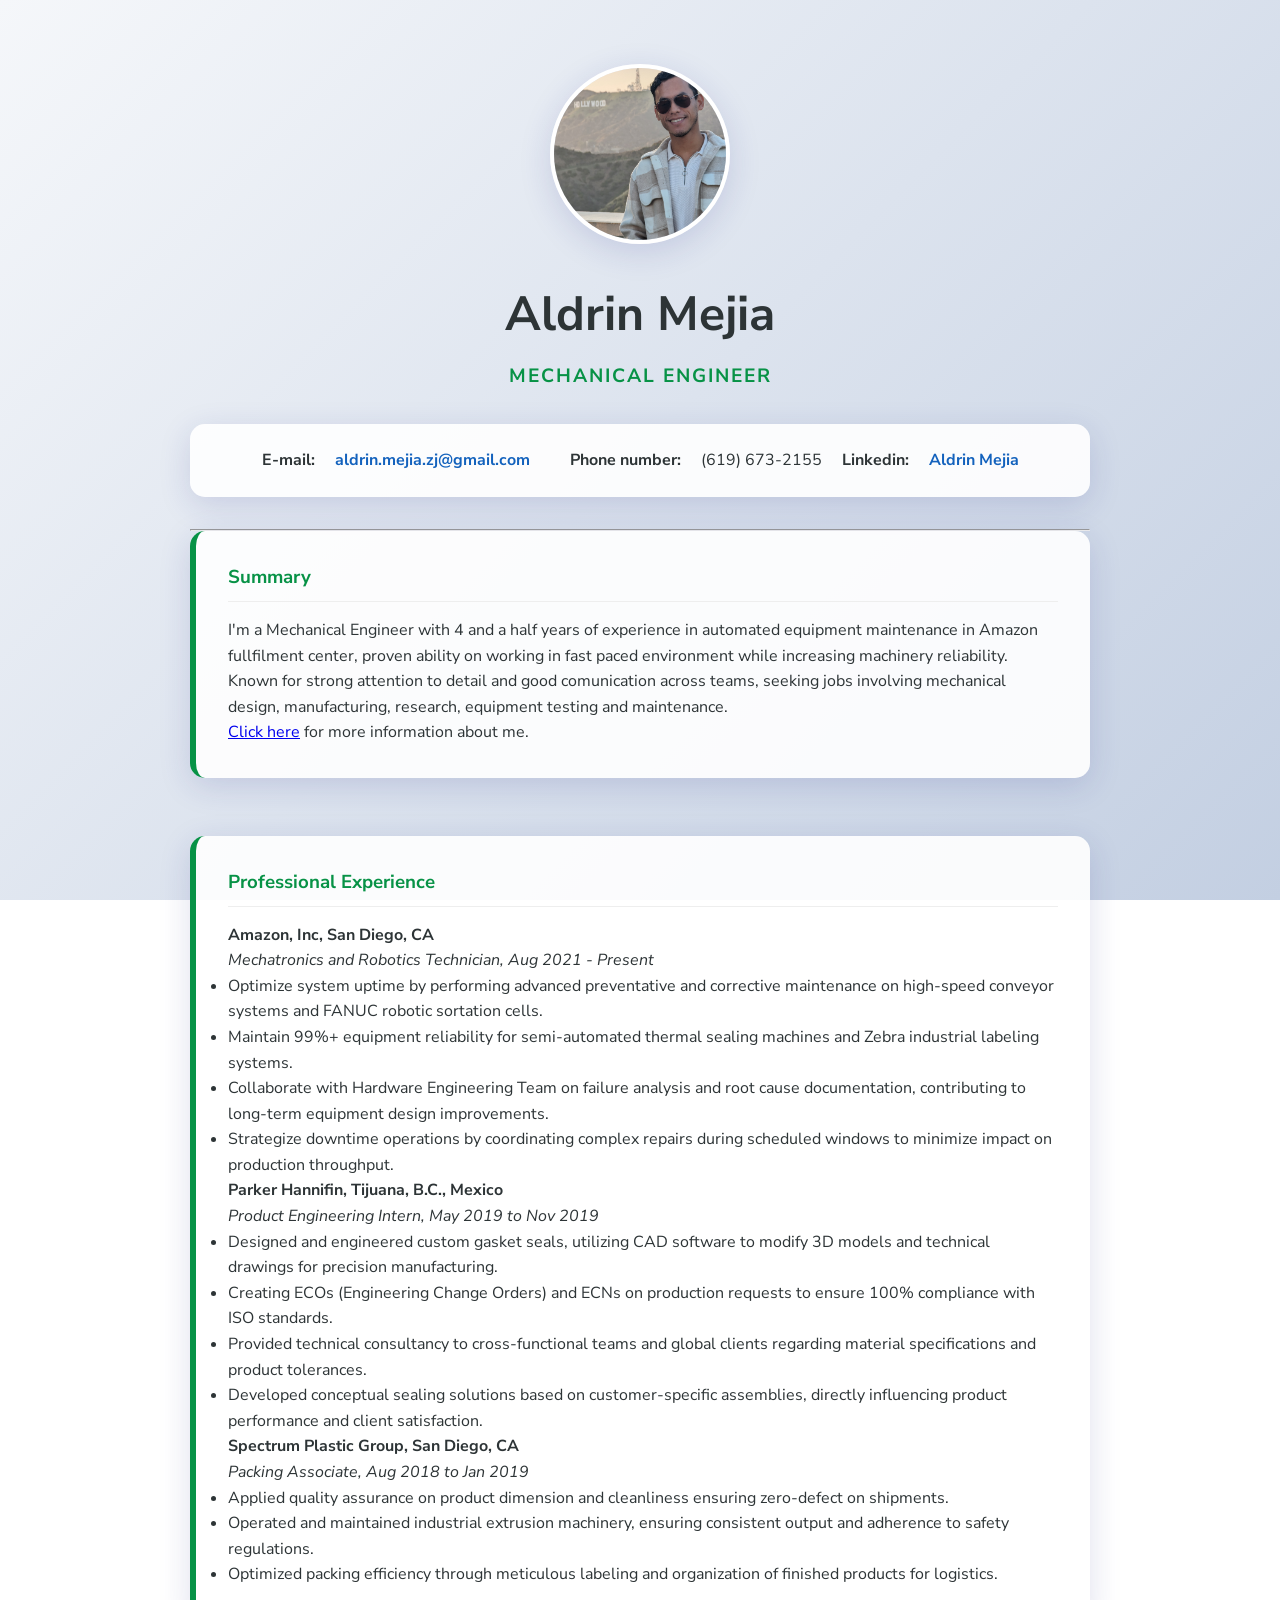
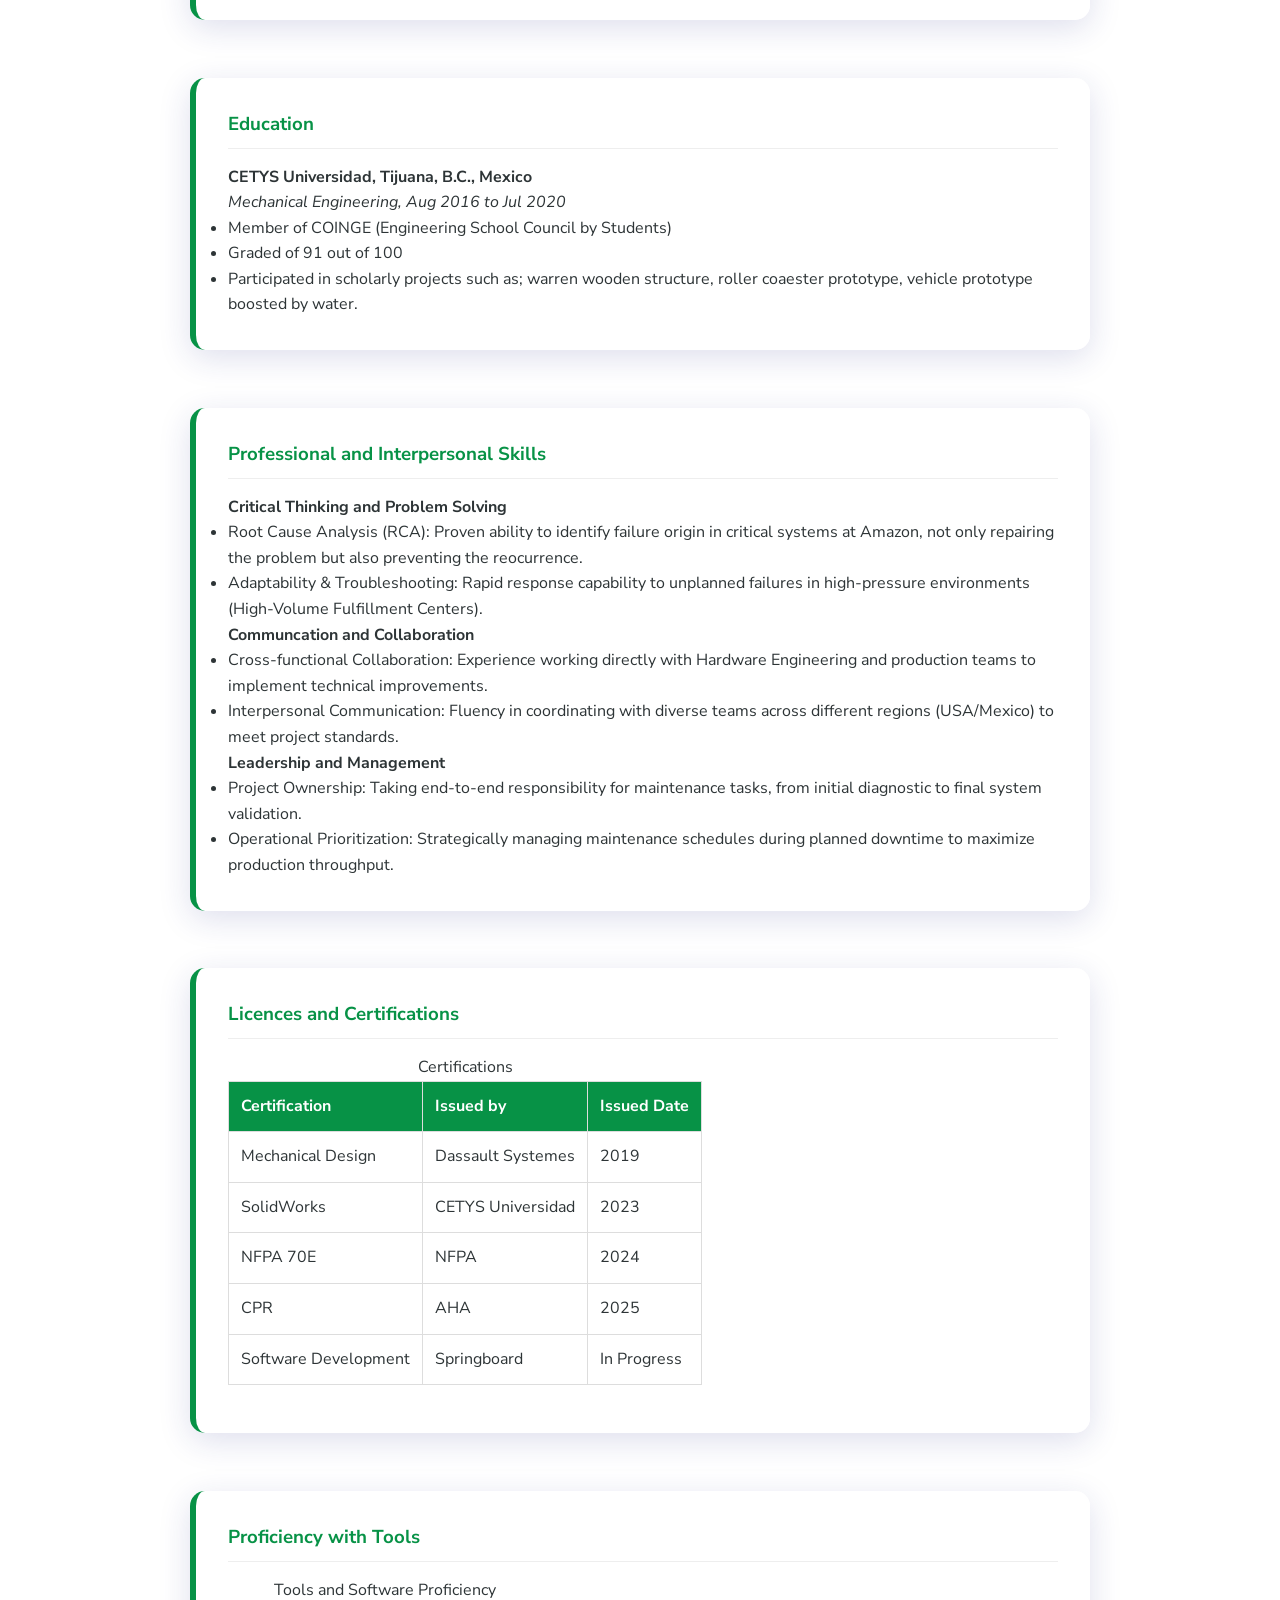
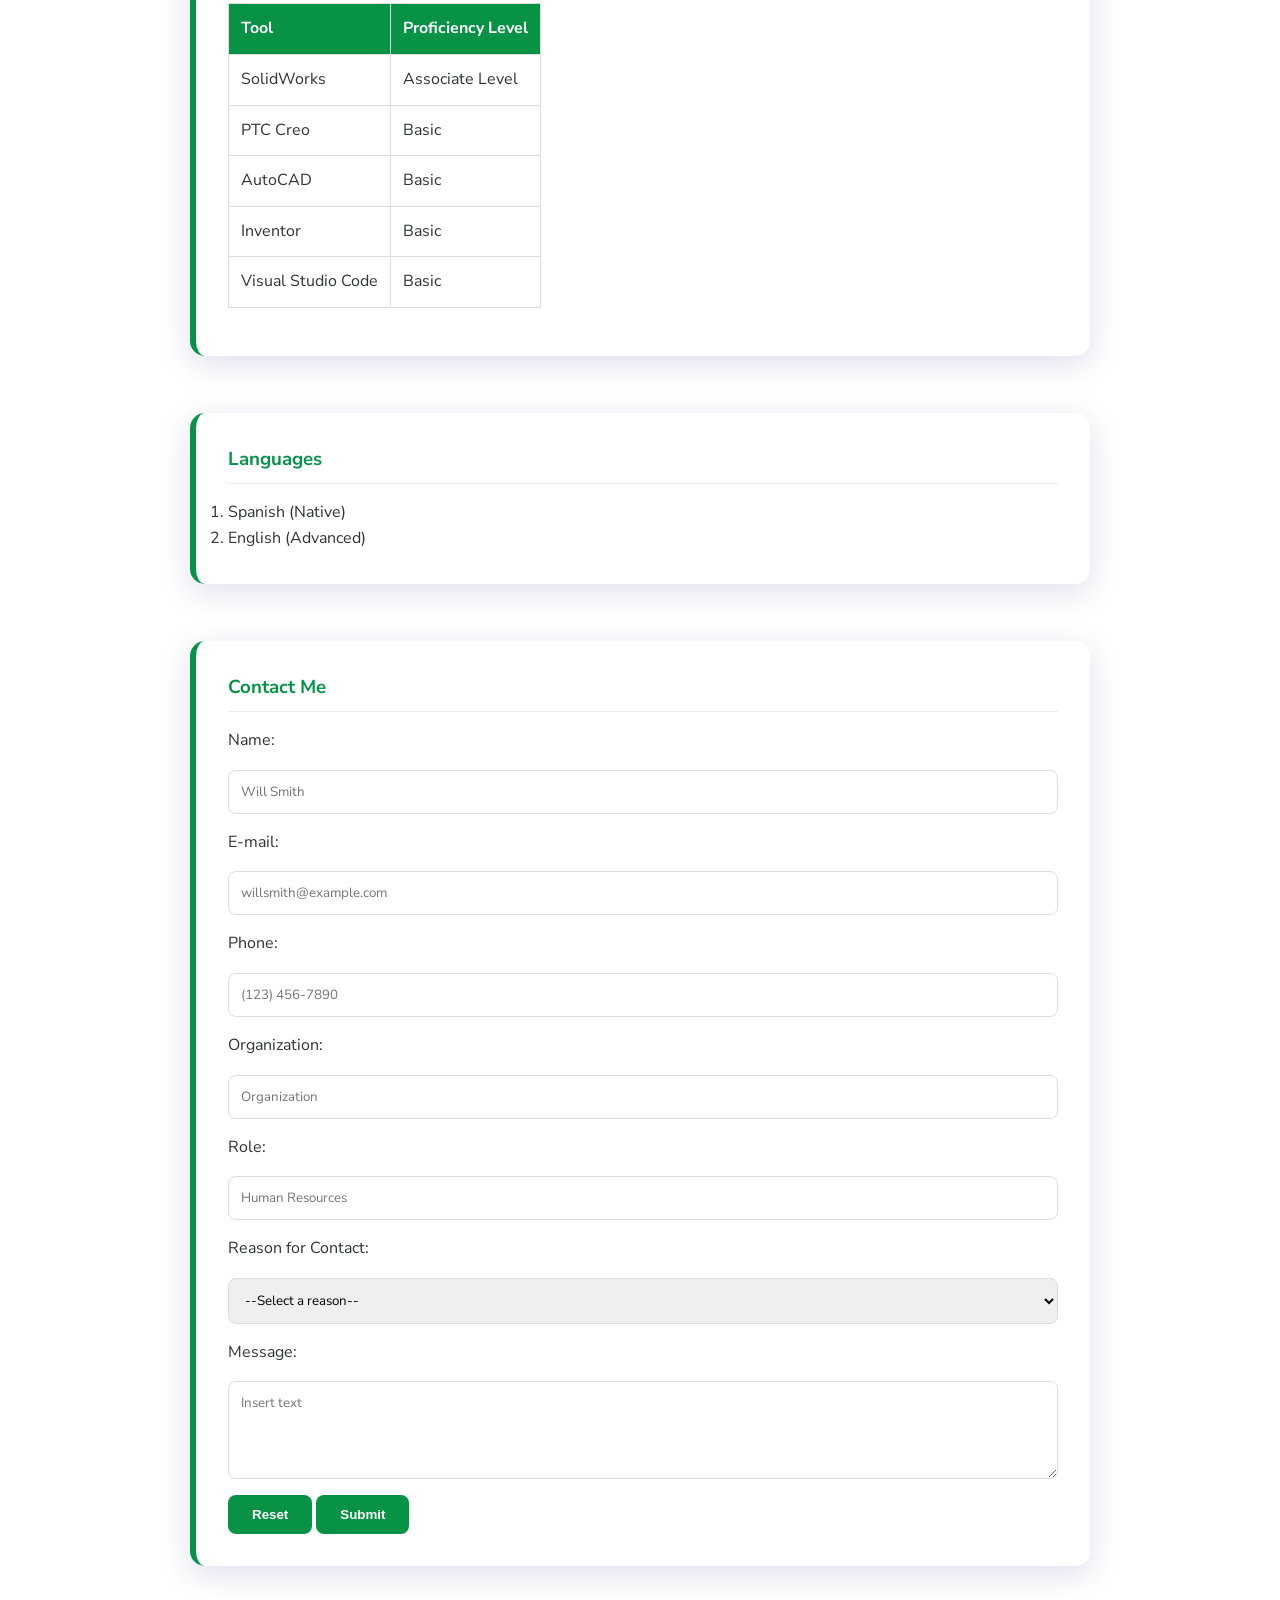
<file: index.html>
<!doctype html>
<html lang="en">
  <head>
    <meta charset="UTF-8" />
    <meta name="viewport" content="width=device-width, initial-scale=1.0" />
    <title>Aldrin Mejia CV</title>
    <link rel="stylesheet" href="CV_StylesheetMovil.css" />
    <link rel="preconnect" href="https://fonts.googleapis.com" />
    <link rel="preconnect" href="https://fonts.gstatic.com" crossorigin />
    <link
      href="https://fonts.googleapis.com/css2?family=Noto+Sans:ital,wght@0,100..900;1,100..900&family=Nunito+Sans:ital,opsz,wght@0,6..12,200..1000;1,6..12,200..1000&display=swap"
      rel="stylesheet"
    />
    <link
      rel="stylesheet"
      href="https://fonts.googleapis.com/css2?family=Material+Symbols+Outlined:opsz,wght,FILL,GRAD@20..48,100..700,0..1,-50..200&icon_names=mail"
    />
    <link
      rel="stylesheet"
      href="https://fonts.googleapis.com/css2?family=Material+Symbols+Outlined:opsz,wght,FILL,GRAD@20..48,100..700,0..1,-50..200&icon_names=call"
    />
  </head>
  <body>
    <!--In the NAV I'll add my contact info as my number and email-->
    <!--Add a Profile Picture before entering my personal data-->

    <img
      class="pp"
      src="Images/CV PP.jpg"
      width="200"
      height="300"
      alt="Profile Picture"
    />

    <h1>Aldrin Mejia</h1>
    <h2>Mechanical Engineer</h2>
    <!--<h3>Contact Me:</h3>-->

    <nav>
      <strong>E-mail:</strong>
      <a href="mailto: aldrin.mejia.zj@gmail.com">aldrin.mejia.zj@gmail.com</a>
      <br />
      <strong>Phone number:</strong> (619) 673-2155
      <br />
      <strong>Linkedin:</strong>
      <a
        href="https://www.linkedin.com/in/aldrin-mejia-b281291b0/?lipi=urn%3Ali%3Apage%3Ad_flagship3_profile_view_base_contact_details%3B1Y6%2FDuu7STy78KBzWNd%2FCg%3D%3D"
        >Aldrin Mejia</a
      >
    </nav>
    <hr />

    <!--Section deidcated for a summary of myself as a professional -->
    <section>
      <h3>Summary</h3>

      <p>
        I'm a Mechanical Engineer with 4 and a half years of experience in
        automated equipment maintenance in Amazon fullfilment center, proven
        ability on working in fast paced environment while increasing machinery
        reliability. Known for strong attention to detail and good comunication
        across teams, seeking jobs involving mechanical design, manufacturing,
        research, equipment testing and maintenance.
      </p>
      <p>
        <a href="AboutMeMovil.html">Click here</a> for more information about
        me.
      </p>
      <!--Add the following comment on my "About me" link:-->
      <!--I’m currently enrolled in a Software Development course by Springboard Academy in which I'm learning the foundamentals for HTML, CSS and JavaScript. My greatest strengths are attention to detail and resilience, which enable me to enhance my workspace’s productivity, efficiency, and performance, thus overcoming challenges and working through problems.-->
    </section>
    <br />

    <!--Add my working experience and add bulletpoint on each of my past working areas-->

    <section>
      <h3>Professional Experience</h3>

      <h4>Amazon, Inc, San Diego, CA</h4>
      <em>Mechatronics and Robotics Technician, Aug 2021 - Present</em>
      <ul>
        <li>
          Optimize system uptime by performing advanced preventative and
          corrective maintenance on high-speed conveyor systems and FANUC
          robotic sortation cells.
        </li>
        <li>
          Maintain 99%+ equipment reliability for semi-automated thermal sealing
          machines and Zebra industrial labeling systems.
        </li>
        <li>
          Collaborate with Hardware Engineering Team on failure analysis and
          root cause documentation, contributing to long-term equipment design
          improvements.
        </li>
        <li>
          Strategize downtime operations by coordinating complex repairs during
          scheduled windows to minimize impact on production throughput.
        </li>
      </ul>

      <h4>Parker Hannifin, Tijuana, B.C., Mexico</h4>
      <em>Product Engineering Intern, May 2019 to Nov 2019</em>

      <ul>
        <li>
          Designed and engineered custom gasket seals, utilizing CAD software to
          modify 3D models and technical drawings for precision manufacturing.
        </li>
        <li>
          Creating ECOs (Engineering Change Orders) and ECNs on production
          requests to ensure 100% compliance with ISO standards.
        </li>
        <li>
          Provided technical consultancy to cross-functional teams and global
          clients regarding material specifications and product tolerances.
        </li>
        <li>
          Developed conceptual sealing solutions based on customer-specific
          assemblies, directly influencing product performance and client
          satisfaction.
        </li>
      </ul>

      <h4>Spectrum Plastic Group, San Diego, CA</h4>
      <em>Packing Associate, Aug 2018 to Jan 2019</em>

      <ul>
        <li>
          Applied quality assurance on product dimension and cleanliness
          ensuring zero-defect on shipments.
        </li>
        <li>
          Operated and maintained industrial extrusion machinery, ensuring
          consistent output and adherence to safety regulations.
        </li>
        <li>
          Optimized packing efficiency through meticulous labeling and
          organization of finished products for logistics.
        </li>
      </ul>
    </section>

    <br />

    <!--Add education info. I'll add Springboard to my education in the future-->
    <section>
      <h3>Education</h3>
      <h4>CETYS Universidad, Tijuana, B.C., Mexico</h4>
      <em>Mechanical Engineering, Aug 2016 to Jul 2020</em>
      <ul>
        <li>Member of COINGE (Engineering School Council by Students)</li>
        <li>Graded of 91 out of 100</li>
        <li>
          Participated in scholarly projects such as; warren wooden structure,
          roller coaester prototype, vehicle prototype boosted by water.
        </li>
      </ul>
    </section>
    <br />

    <!--List my skills related to my professional background and education-->
    <section>
      <h3>Professional and Interpersonal Skills</h3>
      <h4>Critical Thinking and Problem Solving</h4>
      <ul>
        <li>
          Root Cause Analysis (RCA): Proven ability to identify failure origin
          in critical systems at Amazon, not only repairing the problem but also
          preventing the reocurrence.
        </li>
        <li>
          Adaptability & Troubleshooting: Rapid response capability to unplanned
          failures in high-pressure environments (High-Volume Fulfillment
          Centers).
        </li>
        <!-- <br> -->
        <h4>Communcation and Collaboration</h4>
        <li>
          Cross-functional Collaboration: Experience working directly with
          Hardware Engineering and production teams to implement technical
          improvements.
        </li>
        <li>
          Interpersonal Communication: Fluency in coordinating with diverse
          teams across different regions (USA/Mexico) to meet project standards.
        </li>
        <h4>Leadership and Management</h4>
        <li>
          Project Ownership: Taking end-to-end responsibility for maintenance
          tasks, from initial diagnostic to final system validation.
        </li>
        <li>
          Operational Prioritization: Strategically managing maintenance
          schedules during planned downtime to maximize production throughput.
        </li>
        <!-- <li>Ownership of Completeness</li> -->
        <!-- <li>Mechanical Blueprint Reading</li> -->
        <!-- <li>Comfortable working with machinery</li> -->
        <!-- <li>GD&T Basics</li> -->
        <!-- <li>MS Office Package</li> -->
        <!-- <li>CAD Experience (PTC Creo, AutoCAD, Inventor and Solidworks)</li> -->
        <!-- <li>Good and Strong Communication</li> -->
      </ul>
    </section>
    <br />

    <!-- Moving the old Licences and Certifications Section to this table-->
    <!--The caption will give the idea of the title for my table-->
    <section>
      <h3>Licences and Certifications</h3>
      <table>
        <caption>
          Certifications
        </caption>
        <thead>
          <tr>
            <th>Certification</th>
            <th>Issued by</th>
            <th>Issued Date</th>
          </tr>
        </thead>
        <tbody>
          <tr>
            <td>Mechanical Design</td>
            <td>Dassault Systemes</td>
            <td>2019</td>
          </tr>
          <tr>
            <td>SolidWorks</td>
            <td>CETYS Universidad</td>
            <td>2023</td>
          </tr>
          <tr>
            <td>NFPA 70E</td>
            <td>NFPA</td>
            <td>2024</td>
          </tr>
          <tr>
            <td>CPR</td>
            <td>AHA</td>
            <td>2025</td>
          </tr>
          <tr>
            <td>Software Development</td>
            <td>Springboard</td>
            <td>In Progress</td>
          </tr>
        </tbody>
      </table>
    </section>
    <br />

    <!-- Write down my Proficiency with selected Tools-->

    <section>
      <h3>Proficiency with Tools</h3>
      <table>
        <caption>
          Tools and Software Proficiency
        </caption>
        <thead>
          <tr>
            <th>Tool</th>
            <th>Proficiency Level</th>
          </tr>
        </thead>
        <tbody>
          <tr>
            <td>SolidWorks</td>
            <td>Associate Level</td>
          </tr>
          <tr>
            <td>PTC Creo</td>
            <td>Basic</td>
          </tr>
          <tr>
            <td>AutoCAD</td>
            <td>Basic</td>
          </tr>
          <tr>
            <td>Inventor</td>
            <td>Basic</td>
          </tr>
          <tr>
            <td>Visual Studio Code</td>
            <td>Basic</td>
          </tr>
          <!-- <tr>
            <td>Microsoft Office Package</td>
            <td>Intermediate</td>
          </tr> -->
        </tbody>
      </table>
    </section>
    <br />
    <!--Moving the languages section to the bottom-->
    <section>
      <h3>Languages</h3>
      <ol>
        <li>Spanish (Native)</li>
        <li>English (Advanced)</li>
      </ol>
    </section>
    <br />
    <!-- <hr /> -->
    <!--In the next section I'll add form with labels and inputs for contact information-->

    <!--A space for interested people to get in touch with me-->
    <section>
      <h3>Contact Me</h3>
      <form
        action="https://formspree.io/f/xyknpbvr"
        method="POST"
        enctype="multipart/form-data"
      >
        <label for="name">Name:</label>
        <input
          type="text"
          id="name"
          name="name"
          placeholder="Will Smith"
          required
        />

        <label for="e-mail">E-mail:</label>
        <input
          type="email"
          id="e-mail"
          name="e-mail"
          placeholder="willsmith@example.com"
          required
        />

        <label for="phone">Phone:</label>
        <input
          type="tel"
          id="phone"
          name="phone"
          placeholder="(123) 456-7890"
          minlength="10"
          required
        />

        <label for="org">Organization:</label>
        <input
          type="text"
          id="org"
          name="org"
          placeholder="Organization"
          required
        />

        <label for="role">Role:</label>
        <input
          type="text"
          id="role"
          name="role"
          placeholder="Human Resources"
          required
        />

        <label for="reason">Reason for Contact:</label>
        <select name="reason" id="reason">
          <option value="">--Select a reason--</option>
          <option value="job-opportunity">Job Opportunity</option>
          <option value="colab">Collaboration</option>
          <option value="connect">Connection</option>
          <option value="file">File Submission</option>
          <option value="other">Other</option>
        </select>

        <label for="message">Message:</label>
        <textarea
          id="message"
          name="message"
          placeholder="Insert text"
          rows="4"
          maxlength="400"
        ></textarea>

        <!-- <label for="file-upload">Upload File (Optional):</label>
        <input type="file" id="file-upload" name="file-upload" /> -->

        <div class="form-buttons">
          <button type="reset">Reset</button>
          <button type="submit">Submit</button>
        </div>
      </form>
    </section>
  </body>
</html>
</file>
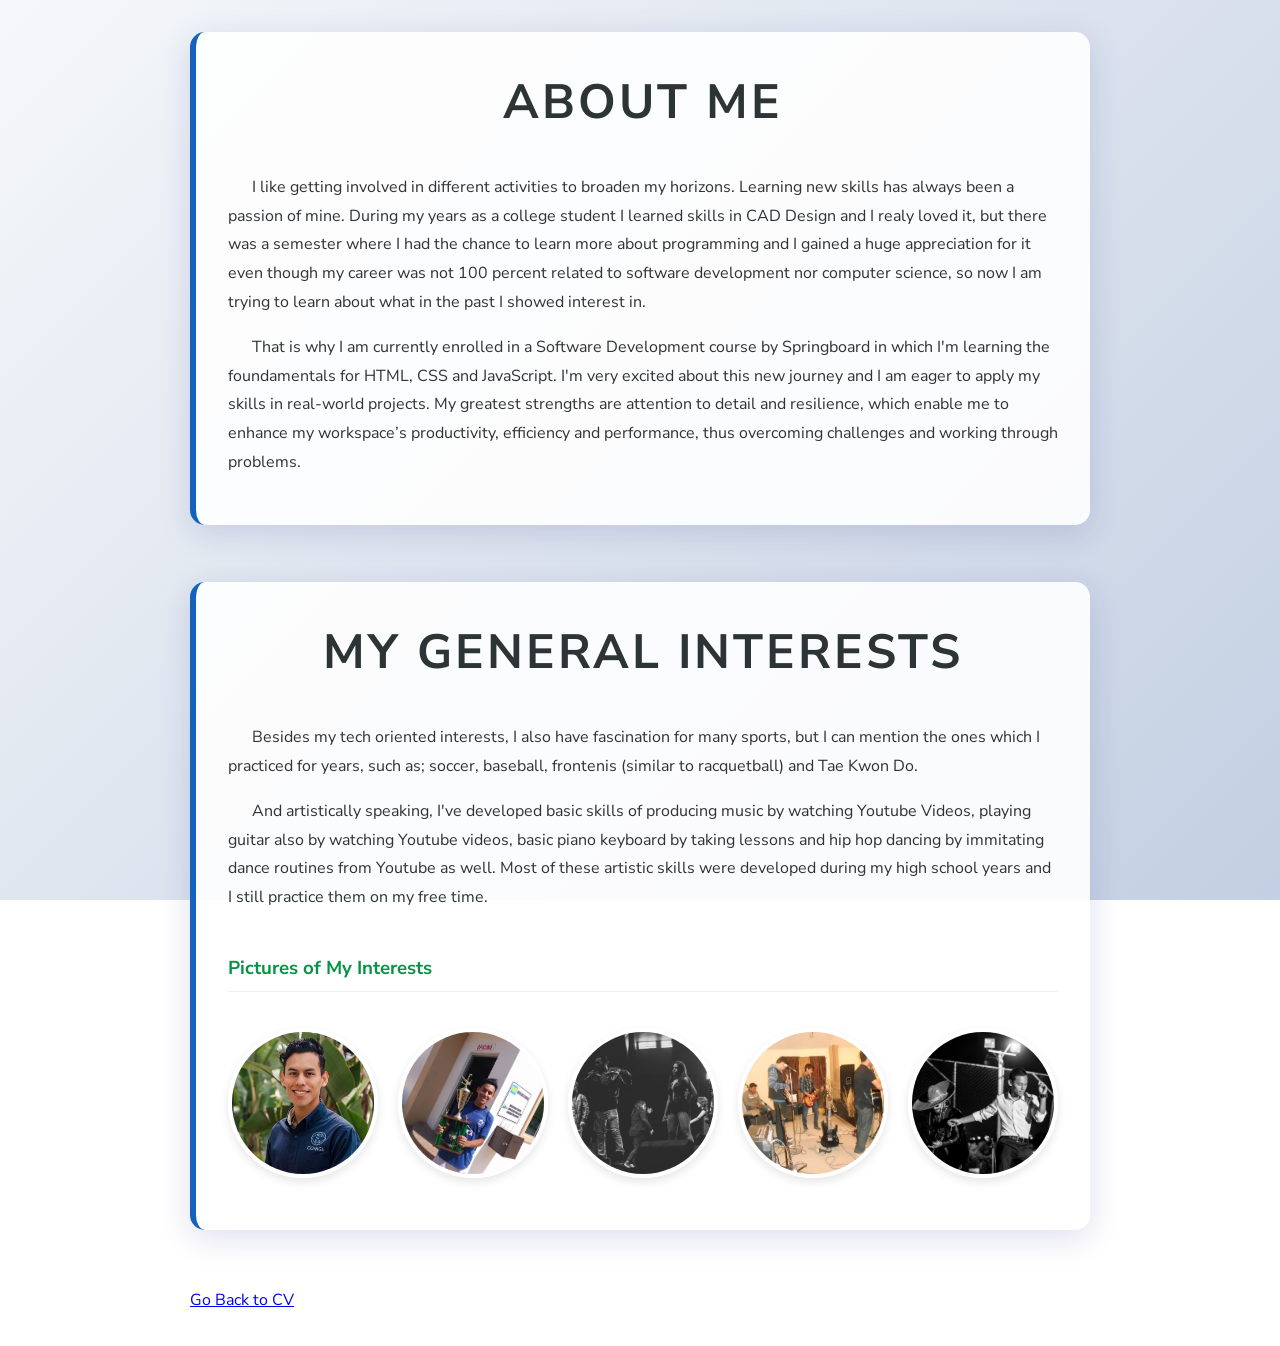
<file: AboutMeMovil.html>
<!doctype html>
<html lang="en">
  <head>
    <meta charset="UTF-8" />
    <meta name="viewport" content="width=device-width, initial-scale=1.0" />
    <title>About Me</title>
    <link rel="stylesheet" href="CV_StylesheetMovil.css" />
    <link rel="preconnect" href="https://fonts.googleapis.com" />
    <link rel="preconnect" href="https://fonts.gstatic.com" crossorigin />
    <link
      href="https://fonts.googleapis.com/css2?family=Noto+Sans:ital,wght@0,100..900;1,100..900&family=Nunito+Sans:ital,opsz,wght@0,6..12,200..1000;1,6..12,200..1000&display=swap"
      rel="stylesheet"
    />
  </head>
  <body class="aboutme-page">
    <!--Starting with the About Me Section, step which I missed in my first CV document-->

    <section>
      <h1>About me</h1>
      <p>
        I like getting involved in different activities to broaden my horizons.
        Learning new skills has always been a passion of mine. During my years
        as a college student I learned skills in CAD Design and I realy loved
        it, but there was a semester where I had the chance to learn more about
        programming and I gained a huge appreciation for it even though my
        career was not 100 percent related to software development nor computer
        science, so now I am trying to learn about what in the past I showed
        interest in.
      </p>

      <p>
        That is why I am currently enrolled in a Software Development course by
        Springboard in which I'm learning the foundamentals for HTML, CSS and
        JavaScript. I'm very excited about this new journey and I am eager to
        apply my skills in real-world projects. My greatest strengths are
        attention to detail and resilience, which enable me to enhance my
        workspace’s productivity, efficiency and performance, thus overcoming
        challenges and working through problems.
      </p>
    </section>
    <br />

    <!--Adding a space to talk about my general interests as sports and music-->

    <section>
      <h1>My General Interests</h1>
      <p>
        Besides my tech oriented interests, I also have fascination for many
        sports, but I can mention the ones which I practiced for years, such as;
        soccer, baseball, frontenis (similar to racquetball) and Tae Kwon Do.
      </p>

      <p>
        And artistically speaking, I've developed basic skills of producing
        music by watching Youtube Videos, playing guitar also by watching
        Youtube videos, basic piano keyboard by taking lessons and hip hop
        dancing by immitating dance routines from Youtube as well. Most of these
        artistic skills were developed during my high school years and I still
        practice them on my free time.
      </p>
      <br />

      <h3>Pictures of My Interests</h3>
      <div class="interests-gallery">
        <img src="Images/Uiversity.jpg" alt="University Picture" />
        <img src="Images/soccer.jpg" alt="Soccer trophy" />
        <img src="Images/music.jpg" alt="Dancing performance" />
        <img src="Images/music2.jpg" alt="Playing Guitar" />
        <img src="Images/dance.jpg" alt="Dancing" />
      </div>
    </section>
    <br />
    <a href="index.html">Go Back to CV</a>
  </body>
</html>
</file>
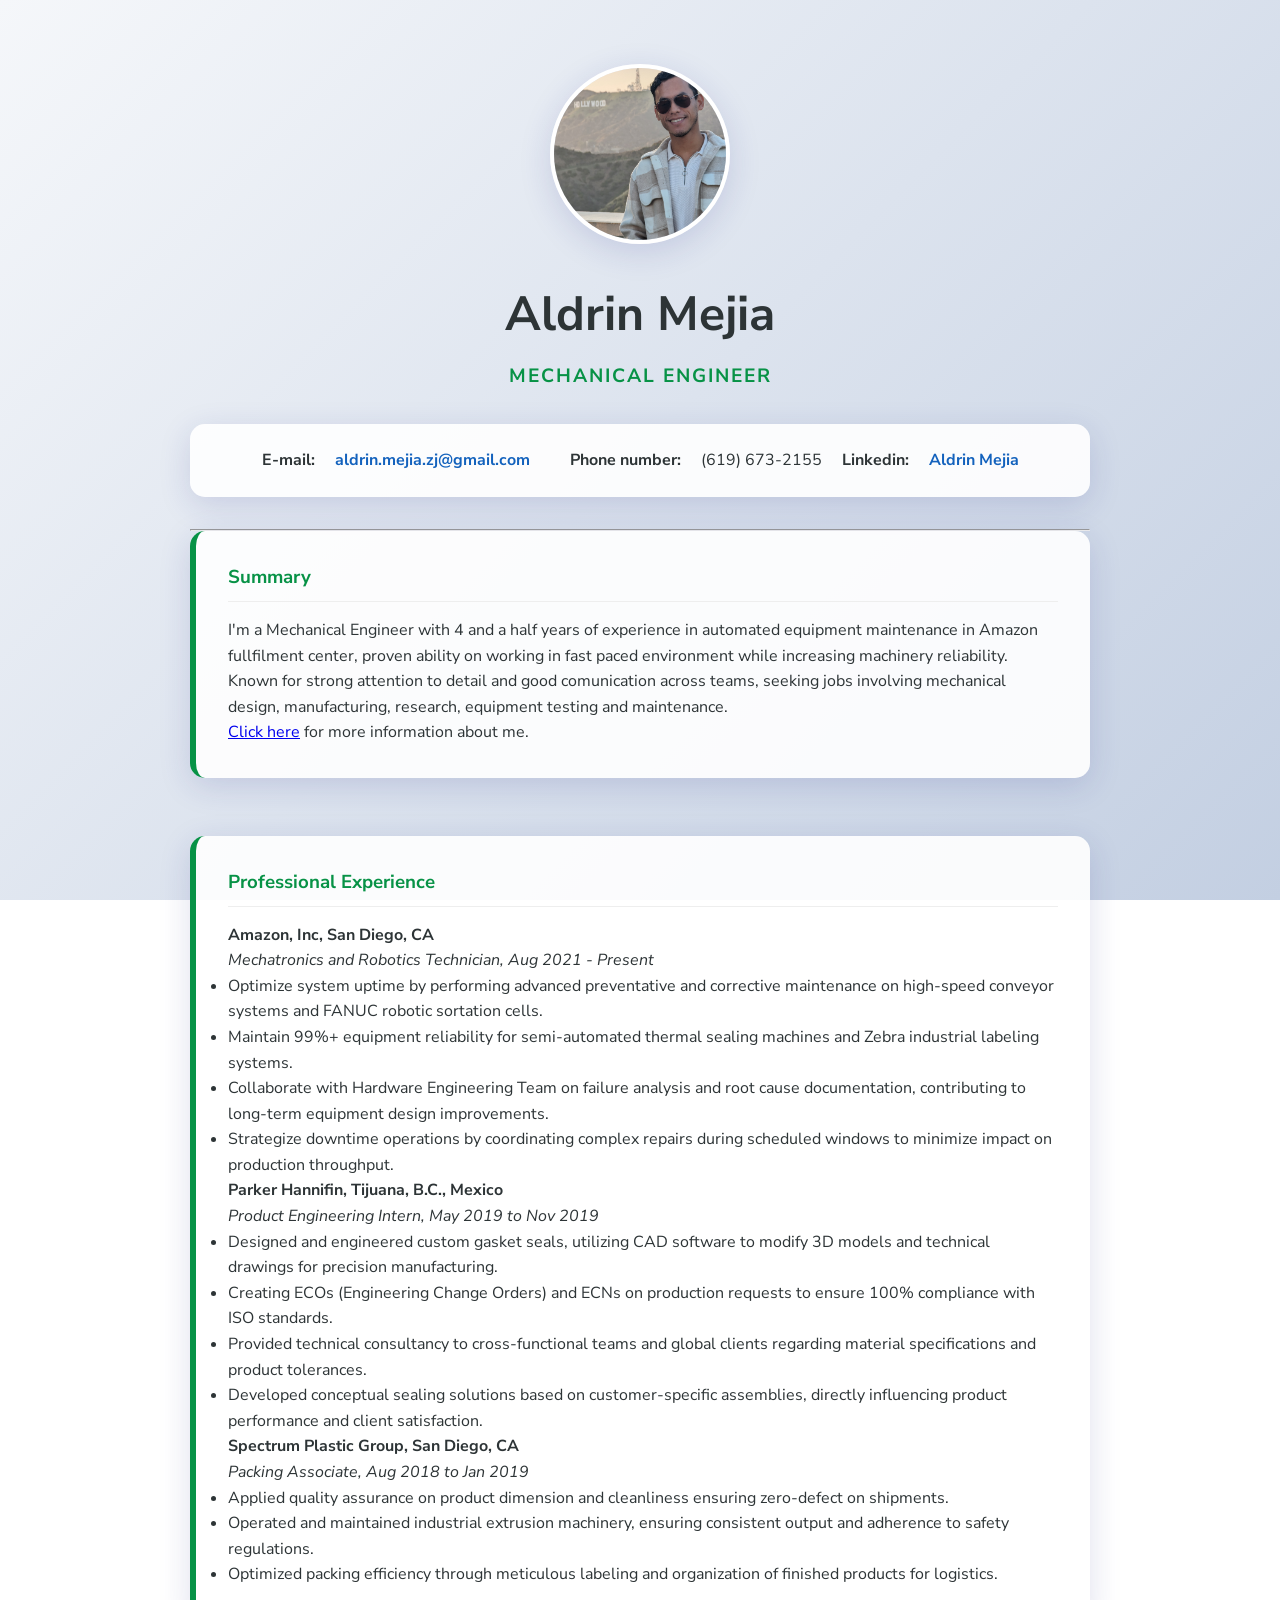
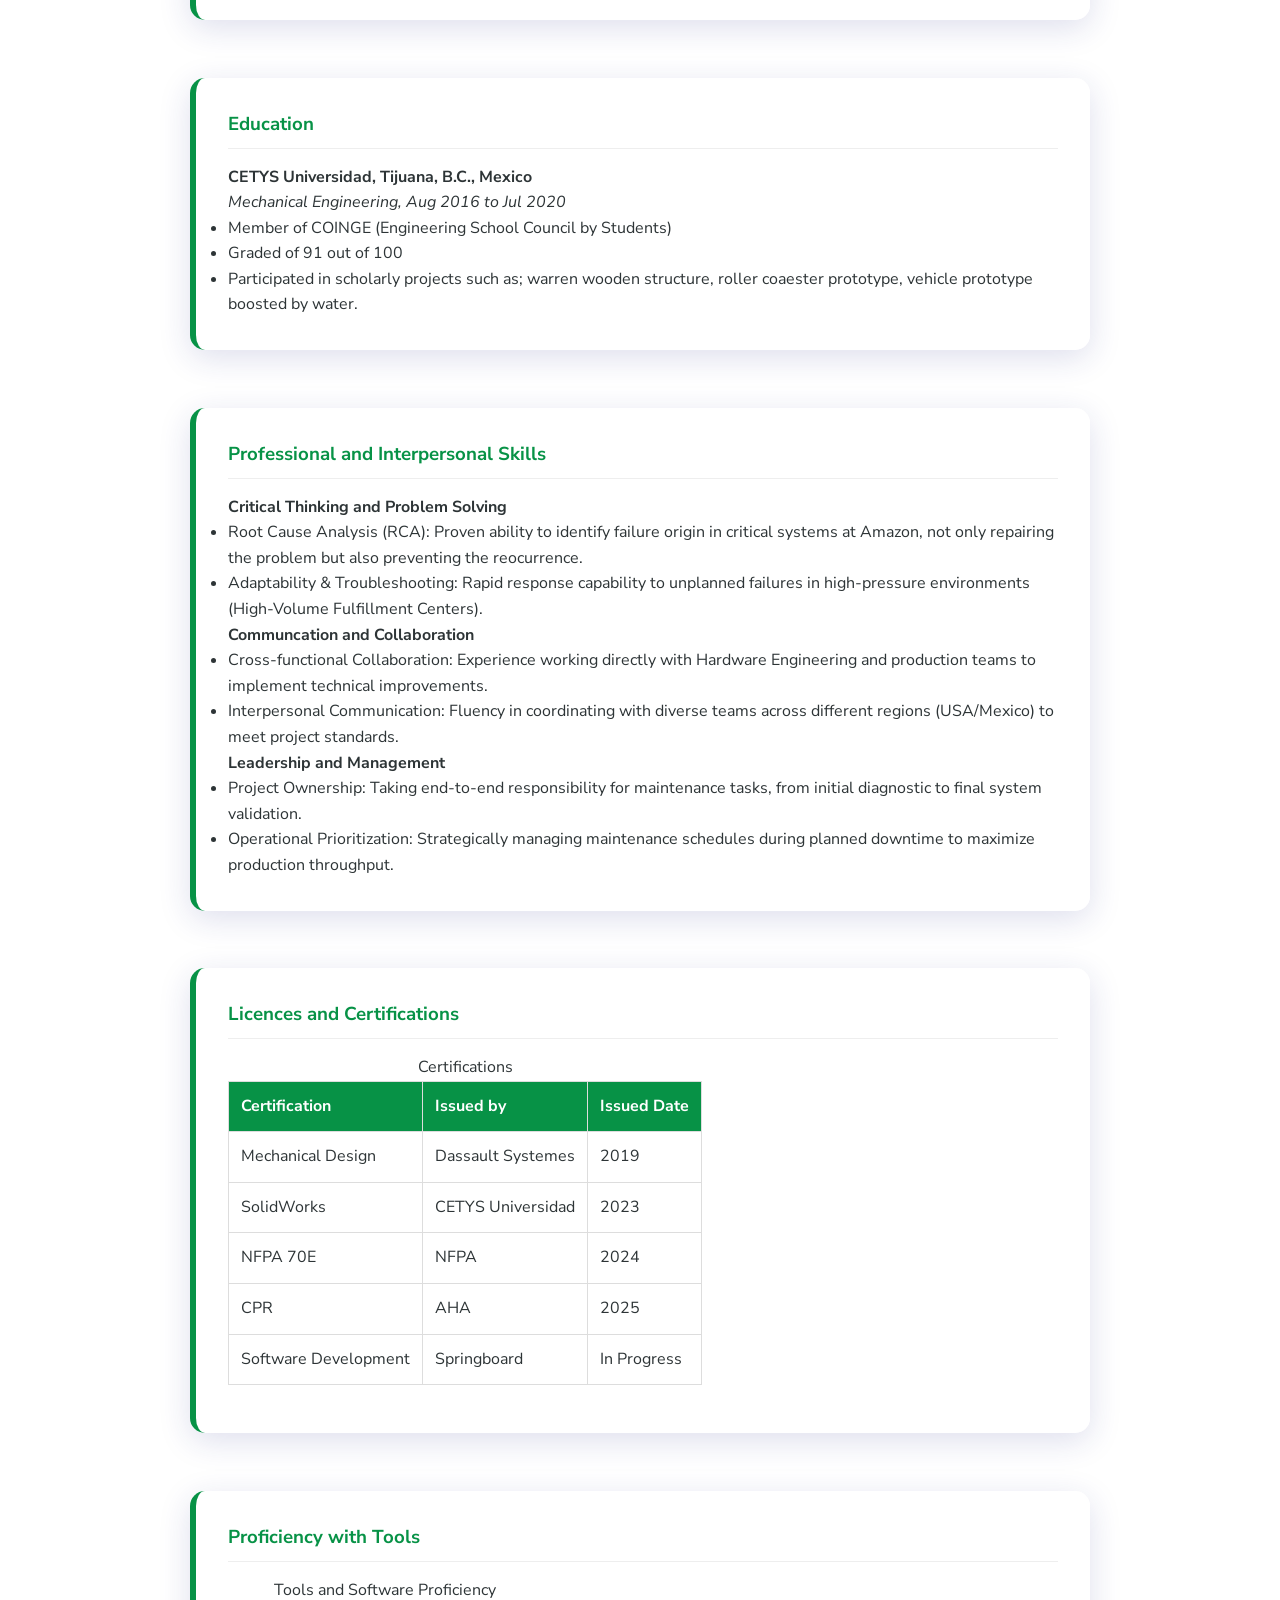
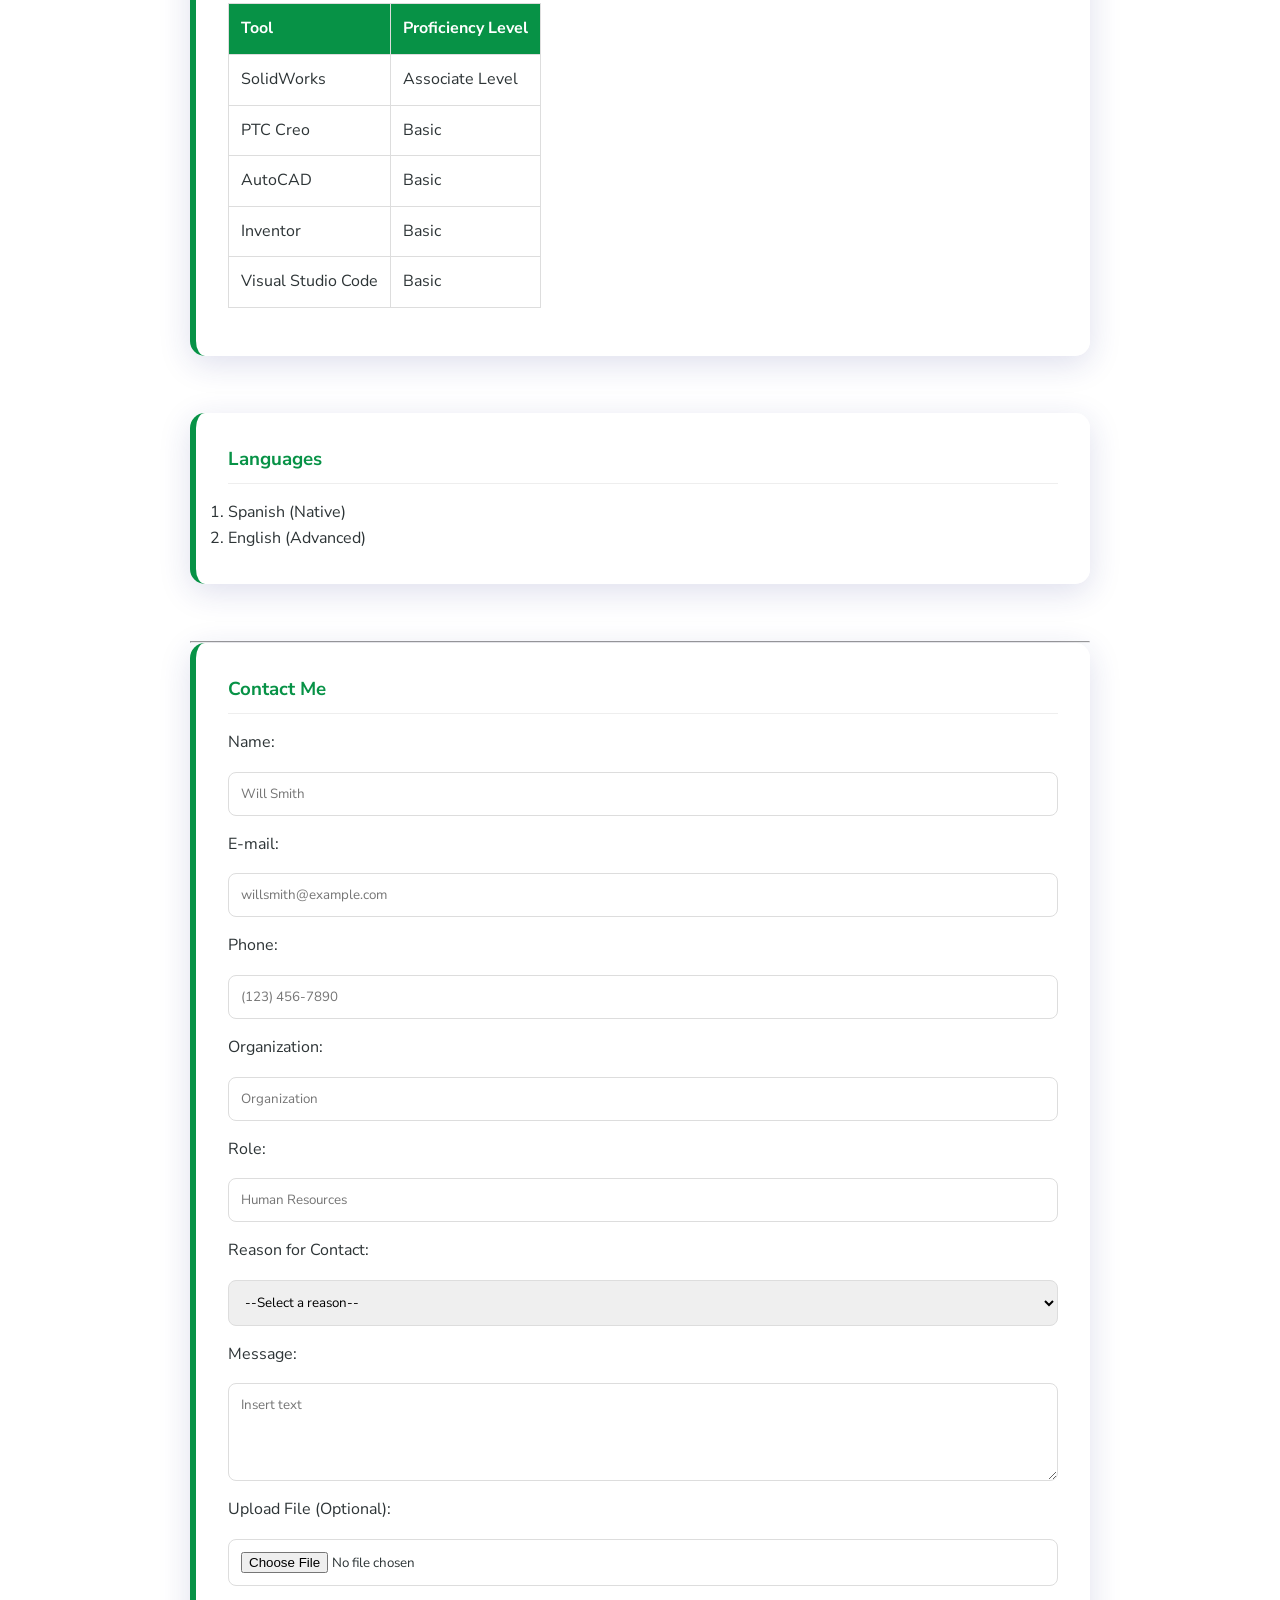
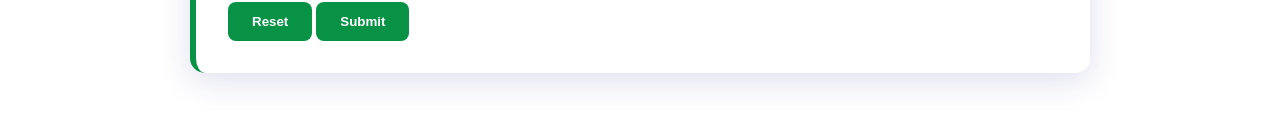
<file: MyCVMovil.html>
<!doctype html>
<html lang="en">
  <head>
    <meta charset="UTF-8" />
    <meta name="viewport" content="width=device-width, initial-scale=1.0" />
    <title>Aldrin Mejia CV</title>
    <link rel="stylesheet" href="CV_StylesheetMovil.css" />
    <link rel="preconnect" href="https://fonts.googleapis.com" />
    <link rel="preconnect" href="https://fonts.gstatic.com" crossorigin />
    <link
      href="https://fonts.googleapis.com/css2?family=Noto+Sans:ital,wght@0,100..900;1,100..900&family=Nunito+Sans:ital,opsz,wght@0,6..12,200..1000;1,6..12,200..1000&display=swap"
      rel="stylesheet"
    />
    <link
      rel="stylesheet"
      href="https://fonts.googleapis.com/css2?family=Material+Symbols+Outlined:opsz,wght,FILL,GRAD@20..48,100..700,0..1,-50..200&icon_names=mail"
    />
    <link
      rel="stylesheet"
      href="https://fonts.googleapis.com/css2?family=Material+Symbols+Outlined:opsz,wght,FILL,GRAD@20..48,100..700,0..1,-50..200&icon_names=call"
    />
  </head>
  <body>
    <!--In the NAV I'll add my contact info as my number and email-->
    <!--Add a Profile Picture before entering my personal data-->

    <img
      class="pp"
      src="Images/CV PP.jpg"
      width="200"
      height="300"
      alt="Profile Picture"
    />

    <h1>Aldrin Mejia</h1>
    <h2>Mechanical Engineer</h2>
    <!--<h3>Contact Me:</h3>-->

    <nav>
      <strong>E-mail:</strong>
      <a href="mailto: aldrin.mejia.zj@gmail.com">aldrin.mejia.zj@gmail.com</a>
      <br />
      <strong>Phone number:</strong> (619) 673-2155
      <br />
      <strong>Linkedin:</strong>
      <a
        href="https://www.linkedin.com/in/aldrin-mejia-b281291b0/?lipi=urn%3Ali%3Apage%3Ad_flagship3_profile_view_base_contact_details%3B1Y6%2FDuu7STy78KBzWNd%2FCg%3D%3D"
        >Aldrin Mejia</a
      >
    </nav>
    <hr />

    <!--Section deidcated for a summary of myself as a professional -->
    <section>
      <h3>Summary</h3>

      <p>
        I'm a Mechanical Engineer with 4 and a half years of experience in
        automated equipment maintenance in Amazon fullfilment center, proven
        ability on working in fast paced environment while increasing machinery
        reliability. Known for strong attention to detail and good comunication
        across teams, seeking jobs involving mechanical design, manufacturing,
        research, equipment testing and maintenance.
      </p>
      <p>
        <a href="AboutMeMovil.html">Click here</a> for more information about
        me.
      </p>
      <!--Add the following comment on my "About me" link:-->
      <!--I’m currently enrolled in a Software Development course by Springboard Academy in which I'm learning the foundamentals for HTML, CSS and JavaScript. My greatest strengths are attention to detail and resilience, which enable me to enhance my workspace’s productivity, efficiency, and performance, thus overcoming challenges and working through problems.-->
    </section>
    <br />

    <!--Add my working experience and add bulletpoint on each of my past working areas-->

    <section>
      <h3>Professional Experience</h3>

      <h4>Amazon, Inc, San Diego, CA</h4>
      <em>Mechatronics and Robotics Technician, Aug 2021 - Present</em>
      <ul>
        <li>
          Optimize system uptime by performing advanced preventative and
          corrective maintenance on high-speed conveyor systems and FANUC
          robotic sortation cells.
        </li>
        <li>
          Maintain 99%+ equipment reliability for semi-automated thermal sealing
          machines and Zebra industrial labeling systems.
        </li>
        <li>
          Collaborate with Hardware Engineering Team on failure analysis and
          root cause documentation, contributing to long-term equipment design
          improvements.
        </li>
        <li>
          Strategize downtime operations by coordinating complex repairs during
          scheduled windows to minimize impact on production throughput.
        </li>
      </ul>

      <h4>Parker Hannifin, Tijuana, B.C., Mexico</h4>
      <em>Product Engineering Intern, May 2019 to Nov 2019</em>

      <ul>
        <li>
          Designed and engineered custom gasket seals, utilizing CAD software to
          modify 3D models and technical drawings for precision manufacturing.
        </li>
        <li>
          Creating ECOs (Engineering Change Orders) and ECNs on production
          requests to ensure 100% compliance with ISO standards.
        </li>
        <li>
          Provided technical consultancy to cross-functional teams and global
          clients regarding material specifications and product tolerances.
        </li>
        <li>
          Developed conceptual sealing solutions based on customer-specific
          assemblies, directly influencing product performance and client
          satisfaction.
        </li>
      </ul>

      <h4>Spectrum Plastic Group, San Diego, CA</h4>
      <em>Packing Associate, Aug 2018 to Jan 2019</em>

      <ul>
        <li>
          Applied quality assurance on product dimension and cleanliness
          ensuring zero-defect on shipments.
        </li>
        <li>
          Operated and maintained industrial extrusion machinery, ensuring
          consistent output and adherence to safety regulations.
        </li>
        <li>
          Optimized packing efficiency through meticulous labeling and
          organization of finished products for logistics.
        </li>
      </ul>
    </section>

    <br />

    <!--Add education info. I'll add Springboard to my education in the future-->
    <section>
      <h3>Education</h3>
      <h4>CETYS Universidad, Tijuana, B.C., Mexico</h4>
      <em>Mechanical Engineering, Aug 2016 to Jul 2020</em>
      <ul>
        <li>Member of COINGE (Engineering School Council by Students)</li>
        <li>Graded of 91 out of 100</li>
        <li>
          Participated in scholarly projects such as; warren wooden structure,
          roller coaester prototype, vehicle prototype boosted by water.
        </li>
      </ul>
    </section>
    <br />

    <!--List my skills related to my professional background and education-->
    <section>
      <h3>Professional and Interpersonal Skills</h3>
      <h4>Critical Thinking and Problem Solving</h4>
      <ul>
        <li>
          Root Cause Analysis (RCA): Proven ability to identify failure origin
          in critical systems at Amazon, not only repairing the problem but also
          preventing the reocurrence.
        </li>
        <li>
          Adaptability & Troubleshooting: Rapid response capability to unplanned
          failures in high-pressure environments (High-Volume Fulfillment
          Centers).
        </li>
        <!-- <br> -->
        <h4>Communcation and Collaboration</h4>
        <li>
          Cross-functional Collaboration: Experience working directly with
          Hardware Engineering and production teams to implement technical
          improvements.
        </li>
        <li>
          Interpersonal Communication: Fluency in coordinating with diverse
          teams across different regions (USA/Mexico) to meet project standards.
        </li>
        <h4>Leadership and Management</h4>
        <li>
          Project Ownership: Taking end-to-end responsibility for maintenance
          tasks, from initial diagnostic to final system validation.
        </li>
        <li>
          Operational Prioritization: Strategically managing maintenance
          schedules during planned downtime to maximize production throughput.
        </li>
        <!-- <li>Ownership of Completeness</li> -->
        <!-- <li>Mechanical Blueprint Reading</li> -->
        <!-- <li>Comfortable working with machinery</li> -->
        <!-- <li>GD&T Basics</li> -->
        <!-- <li>MS Office Package</li> -->
        <!-- <li>CAD Experience (PTC Creo, AutoCAD, Inventor and Solidworks)</li> -->
        <!-- <li>Good and Strong Communication</li> -->
      </ul>
    </section>
    <br />

    <!-- Moving the old Licences and Certifications Section to this table-->
    <!--The caption will give the idea of the title for my table-->
    <section>
      <h3>Licences and Certifications</h3>
      <table>
        <caption>
          Certifications
        </caption>
        <thead>
          <tr>
            <th>Certification</th>
            <th>Issued by</th>
            <th>Issued Date</th>
          </tr>
        </thead>
        <tbody>
          <tr>
            <td>Mechanical Design</td>
            <td>Dassault Systemes</td>
            <td>2019</td>
          </tr>
          <tr>
            <td>SolidWorks</td>
            <td>CETYS Universidad</td>
            <td>2023</td>
          </tr>
          <tr>
            <td>NFPA 70E</td>
            <td>NFPA</td>
            <td>2024</td>
          </tr>
          <tr>
            <td>CPR</td>
            <td>AHA</td>
            <td>2025</td>
          </tr>
          <tr>
            <td>Software Development</td>
            <td>Springboard</td>
            <td>In Progress</td>
          </tr>
        </tbody>
      </table>
    </section>
    <br />

    <!-- Write down my Proficiency with selected Tools-->

    <section>
      <h3>Proficiency with Tools</h3>
      <table>
        <caption>
          Tools and Software Proficiency
        </caption>
        <thead>
          <tr>
            <th>Tool</th>
            <th>Proficiency Level</th>
          </tr>
        </thead>
        <tbody>
          <tr>
            <td>SolidWorks</td>
            <td>Associate Level</td>
          </tr>
          <tr>
            <td>PTC Creo</td>
            <td>Basic</td>
          </tr>
          <tr>
            <td>AutoCAD</td>
            <td>Basic</td>
          </tr>
          <tr>
            <td>Inventor</td>
            <td>Basic</td>
          </tr>
          <tr>
            <td>Visual Studio Code</td>
            <td>Basic</td>
          </tr>
          <!-- <tr>
            <td>Microsoft Office Package</td>
            <td>Intermediate</td>
          </tr> -->
        </tbody>
      </table>
    </section>
    <br />
    <!--Moving the languages section to the bottom-->
    <section>
      <h3>Languages</h3>
      <ol>
        <li>Spanish (Native)</li>
        <li>English (Advanced)</li>
      </ol>
    </section>
    <br />
    <hr />
    <!--In the next section I'll add form with labels and inputs for contact information-->

    <!--A space for interested people to get in touch with me-->
    <section>
      <h3>Contact Me</h3>
      <form
        action="https://formspree.io/f/xyknpbvr"
        method="POST"
        enctype="multipart/form-data"
      >
        <label for="name">Name:</label>
        <input
          type="text"
          id="name"
          name="name"
          placeholder="Will Smith"
          required
        />

        <label for="e-mail">E-mail:</label>
        <input
          type="email"
          id="e-mail"
          name="e-mail"
          placeholder="willsmith@example.com"
          required
        />

        <label for="phone">Phone:</label>
        <input
          type="tel"
          id="phone"
          name="phone"
          placeholder="(123) 456-7890"
          minlength="10"
          required
        />

        <label for="org">Organization:</label>
        <input
          type="text"
          id="org"
          name="org"
          placeholder="Organization"
          required
        />

        <label for="role">Role:</label>
        <input
          type="text"
          id="role"
          name="role"
          placeholder="Human Resources"
          required
        />

        <label for="reason">Reason for Contact:</label>
        <select name="reason" id="reason">
          <option value="">--Select a reason--</option>
          <option value="job-opportunity">Job Opportunity</option>
          <option value="colab">Collaboration</option>
          <option value="connect">Connection</option>
          <option value="file">File Submission</option>
          <option value="other">Other</option>
        </select>

        <label for="message">Message:</label>
        <textarea
          id="message"
          name="message"
          placeholder="Insert text"
          rows="4"
          maxlength="400"
        ></textarea>

        <label for="file-upload">Upload File (Optional):</label>
        <input type="file" id="file-upload" name="file-upload" />

        <div class="form-buttons">
          <button type="reset">Reset</button>
          <button type="submit">Submit</button>
        </div>
      </form>
    </section>
  </body>
</html>
</file>
<file: CV_StylesheetMovil.css>
/* Variables para colores y estilos consistentes */
:root {
  --primary-color: #079246;
  --secondary-color: #1362bd;
  --bg-gradient: linear-gradient(135deg, #f5f7fa 0%, #c3cfe2 100%);
  --glass-bg: rgba(255, 255, 255, 0.9);
  --text-dark: #2d3436;
  --text-light: #636e72;
  --shadow: 0 8px 32px 0 rgba(31, 38, 135, 0.15);
}

* {
  box-sizing: border-box;
  margin: 0;
  padding: 0;
}

body {
  font-family: "Nunito Sans", sans-serif;
  line-height: 1.6;
  color: var(--text-dark);
  background: var(--bg-gradient);
  background-attachment: fixed;
  padding: 2rem;
  display: flex;
  flex-direction: column;
  align-items: center;
}

/* Contenedor principal para limitar el ancho en pantallas grandes */
body > * {
  width: 100%;
  max-width: 900px;
}

/* Foto de Perfil */
.pp {
  display: block;
  margin: 2rem auto;
  width: 180px;
  height: 180px;
  object-fit: cover;
  border-radius: 50%;
  border: 4px solid white;
  box-shadow: var(--shadow);
  transition: transform 0.3s ease;
}

.pp:hover {
  transform: scale(1.05);
}

/* Encabezados */
h1 {
  font-size: clamp(2rem, 5vw, 3rem); /* Tamaño fluido */
  text-align: center;
  color: var(--text-dark);
  margin-bottom: 0.5rem;
}

h2 {
  font-size: 1.2rem;
  text-align: center;
  color: var(--primary-color);
  text-transform: uppercase;
  letter-spacing: 2px;
  margin-bottom: 2rem;
}

/* Navegación y Contacto */
nav {
  background: var(--glass-bg);
  padding: 1.5rem;
  border-radius: 15px;
  box-shadow: var(--shadow);
  display: flex;
  flex-wrap: wrap;
  justify-content: center;
  gap: 20px;
  margin-bottom: 2rem;
}

nav a {
  color: var(--secondary-color);
  text-decoration: none;
  font-weight: 700;
  transition: color 0.3s;
}

nav a:hover {
  color: var(--primary-color);
}

/* Secciones Estilo Tarjeta Moderno */
section {
  background: var(--glass-bg);
  margin-bottom: 2rem;
  padding: 2rem;
  border-radius: 15px;
  box-shadow: var(--shadow);
  border-left: 6px solid var(--primary-color);
  transition: transform 0.3s ease;
}

section:hover {
  transform: translateY(-5px);
}

h3 {
  color: var(--primary-color);
  margin-bottom: 1rem;
  border-bottom: 1px solid #eee;
  padding-bottom: 0.5rem;
}

/* Ajustes para Tablas Responsivas */
table {
  width: 100%;
  border-collapse: collapse;
  margin: 1rem 0;
  overflow-x: auto;
  display: block; /* Permite scroll lateral en móviles */
}

th,
td {
  padding: 12px;
  border: 1px solid #ddd;
  text-align: left;
}

th {
  background-color: var(--primary-color);
  color: white;
}

/* Formulario */
form {
  display: grid;
  gap: 1rem;
  background: none;
  box-shadow: none;
  padding: 0;
}

input,
select,
textarea {
  padding: 12px;
  border: 1px solid #ddd;
  border-radius: 8px;
  font-family: inherit;
}

button {
  background-color: var(--primary-color);
  color: white;
  padding: 12px 24px;
  border: none;
  border-radius: 8px;
  font-weight: bold;
  cursor: pointer;
  transition: background-color 0.3s;
}

button:hover {
  background-color: #045d2c;
}

/* Galería de Intereses (About Me) */
.interests-gallery {
  display: grid;
  grid-template-columns: repeat(auto-fit, minmax(120px, 1fr));
  gap: 15px;
  justify-items: center;
}

.interests-gallery img {
  width: 120px;
  height: 120px;
  border-radius: 15px; /* Cuadrado redondeado para variar */
  object-fit: cover;
  transition: all 0.3s ease;
}

.interests-gallery img:hover {
  transform: scale(1.1) rotate(3deg);
}

/* Aplicando la estética unificada a la página About Me */

.aboutme-page {
  /* Usamos el mismo fondo degradado y centrado que el CV principal */
  background: var(--bg-gradient);
  background-attachment: fixed;
  min-height: 100vh;
  padding: 2rem 1rem;
  display: flex;
  flex-direction: column;
  align-items: center;
}

.aboutme-page section {
  /* Estilo de tarjeta "Glassmorphism" coherente con MyCV */
  background: var(--glass-bg);
  border-left: 6px solid var(--secondary-color); /* Color azul para diferenciar secciones de interés */
  box-shadow: var(--shadow);
  border-radius: 15px;
  padding: 2rem;
  margin-bottom: 2rem;
  max-width: 900px;
  width: 100%;
  transition: transform 0.3s ease;
}

.aboutme-page section:hover {
  transform: translateY(-5px);
}

.aboutme-page h1 {
  color: var(--text-dark);
  text-transform: uppercase;
  letter-spacing: 3px;
  margin-bottom: 2rem;
  text-align: center;
}

.aboutme-page p {
  text-indent: 1.5em;
  color: var(--text-dark);
  line-height: 1.8;
  margin-bottom: 1rem;
}

/* Galería de Intereses Refinada */
.interests-gallery {
  display: grid;
  /* Grid responsivo: se ajusta solo según el tamaño de la pantalla */
  grid-template-columns: repeat(auto-fit, minmax(150px, 1fr));
  gap: 20px;
  padding: 20px 0;
  justify-items: center;
}

.aboutme-page .interests-gallery img {
  width: 150px;
  height: 150px;
  object-fit: cover;
  border-radius: 50%;
  border: 4px solid white; /* Borde blanco para resaltar sobre el cristal */
  box-shadow: 0 4px 10px rgba(0, 0, 0, 0.1);
  transition: all 0.4s cubic-bezier(0.175, 0.885, 0.32, 1.275);
  cursor: pointer;
}

.aboutme-page .interests-gallery img:hover {
  transform: scale(1.15);
  border-color: var(--secondary-color);
  box-shadow: 0 12px 20px rgba(0, 0, 0, 0.2);
  z-index: 10;
}

/* Ajustes para móviles (Media Query integrada) */
@media screen and (max-width: 430px) {
  .aboutme-page {
    padding: 1rem;
  }

  .aboutme-page section {
    padding: 1.2rem;
    border-left-width: 4px;
  }

  .interests-gallery {
    grid-template-columns: repeat(
      2,
      1fr
    ); /* Dos columnas en móviles pequeños */
    gap: 10px;
  }

  .aboutme-page .interests-gallery img {
    width: 120px;
    height: 120px;
  }
}

/* --- MEDIA QUERIES PARA MÓVILES --- */
/* --- ESTILOS ESPECÍFICOS PARA MÓVILES (Hasta 430px) --- */
@media screen and (max-width: 430px) {
  body {
    margin: 10px;
    padding: 10px;
    background-attachment: scroll; /* Mejora el rendimiento en móviles */
  }

  h1 {
    font-size: 1.8rem; /* Ajuste para que tu nombre no se corte */
  }

  /* Ajuste de tu Foto de Perfil */
  .pp {
    width: 10rem;
    height: 10rem;
    margin-top: 1rem;
  }

  /* Tu navegación vertical centrada con estilo Glass */
  nav {
    flex-direction: column;
    align-items: center;
    gap: 12px;
    padding: 1.2rem;
    text-align: center;
  }

  /* Estética de las secciones en pantallas pequeñas */
  section {
    padding: 15px;
    margin-bottom: 1.5rem;
    border-left-width: 4px; /* Un poco más delgado para pantallas pequeñas */
  }

  /* Optimizando tus tablas para swipe lateral */
  table {
    display: block;
    width: 100%;
    overflow-x: auto;
    white-space: nowrap;
    border-radius: 8px;
  }

  /* Ajuste de lectura */
  p {
    text-indent: 1em;
    font-size: 0.95rem; /* Un pelín más pequeño para legibilidad */
  }

  /* Imágenes responsivas en 'About Me' */
  .interests-gallery img {
    width: 100px;
    height: 100px;
  }
}

@media print {
  /* Ocultar elementos que no quieres en el papel */
  nav,
  form,
  .btn-download,
  hr,
  button {
    display: none !important;
  }

  /* Ajustar el diseño para que ocupe toda la página */
  body {
    background: white;
    margin: 0;
    padding: 0;
  }

  section {
    box-shadow: none;
    border: none;
    margin: 0;
    padding: 10px 0;
    page-break-inside: avoid; /* Evita que una sección se corte entre dos páginas */
  }

  h1,
  h2,
  h3 {
    color: black;
    text-shadow: none;
  }
}
</file>
